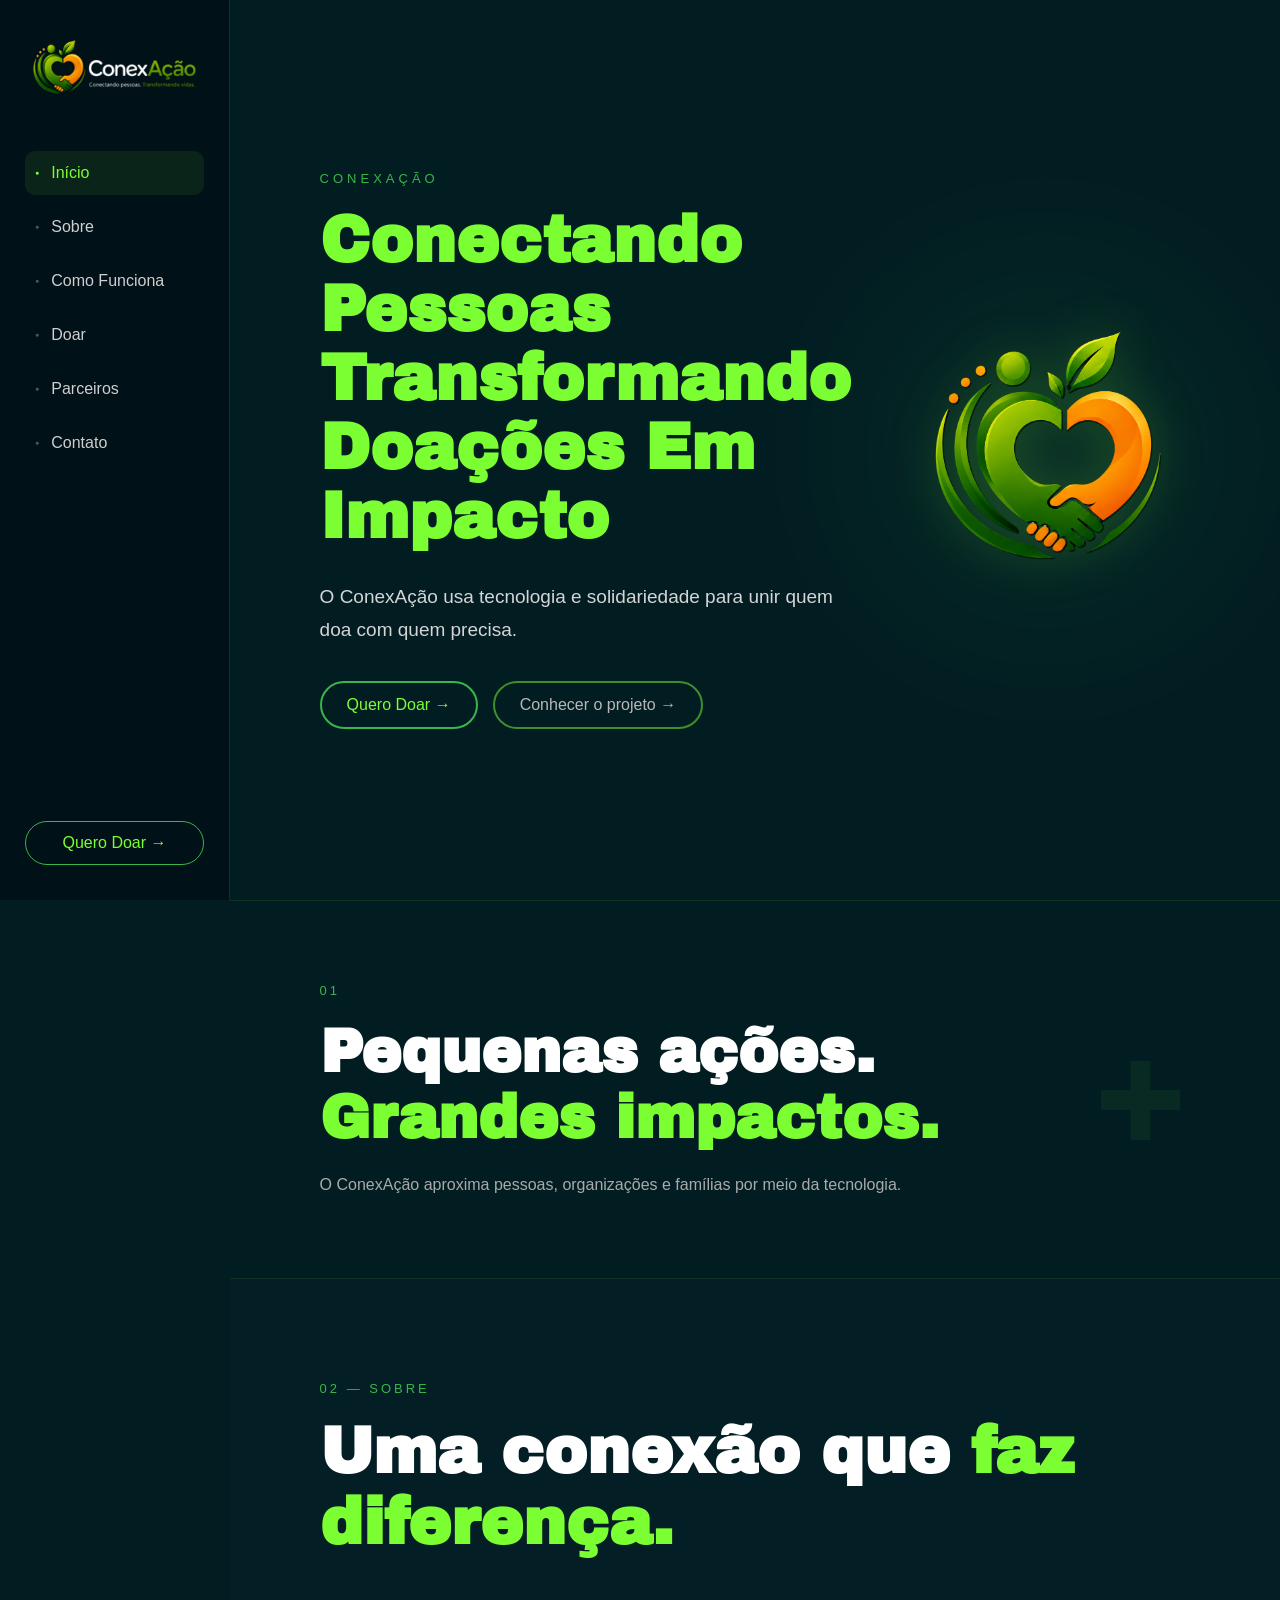
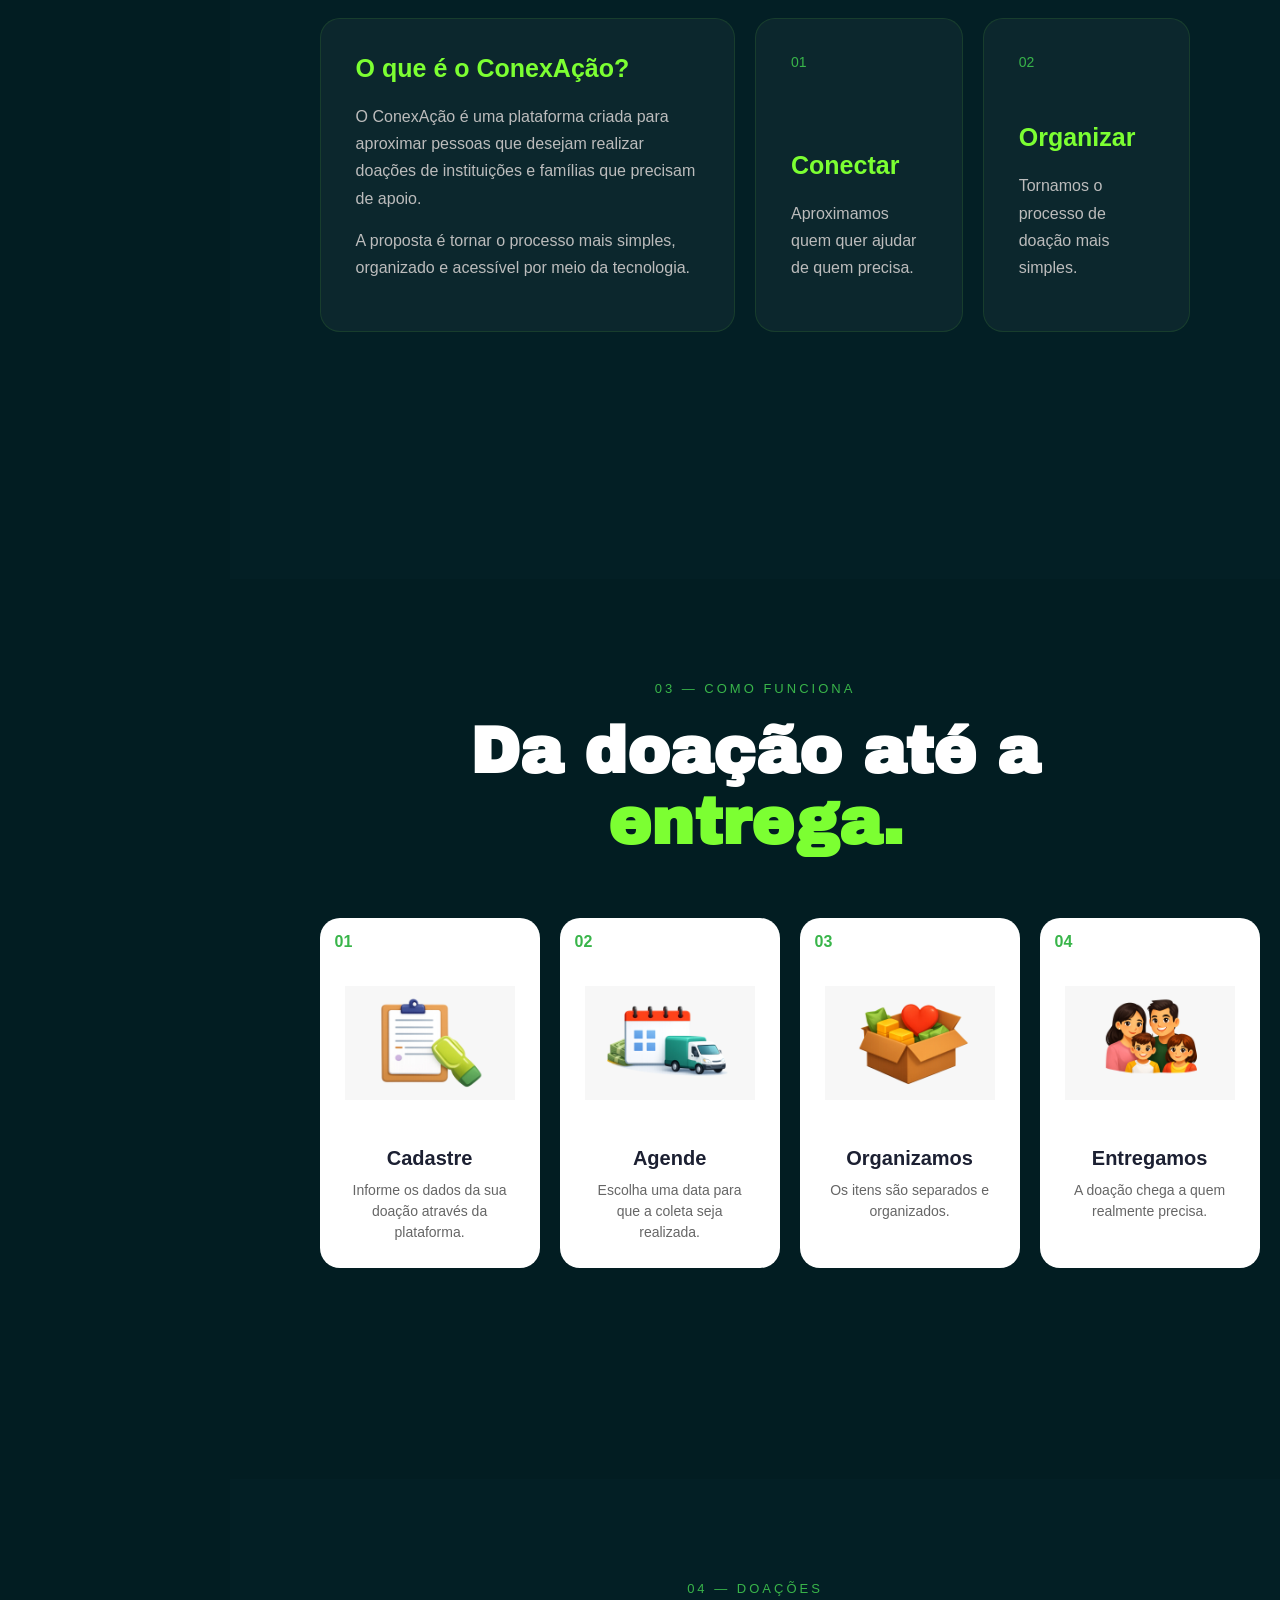
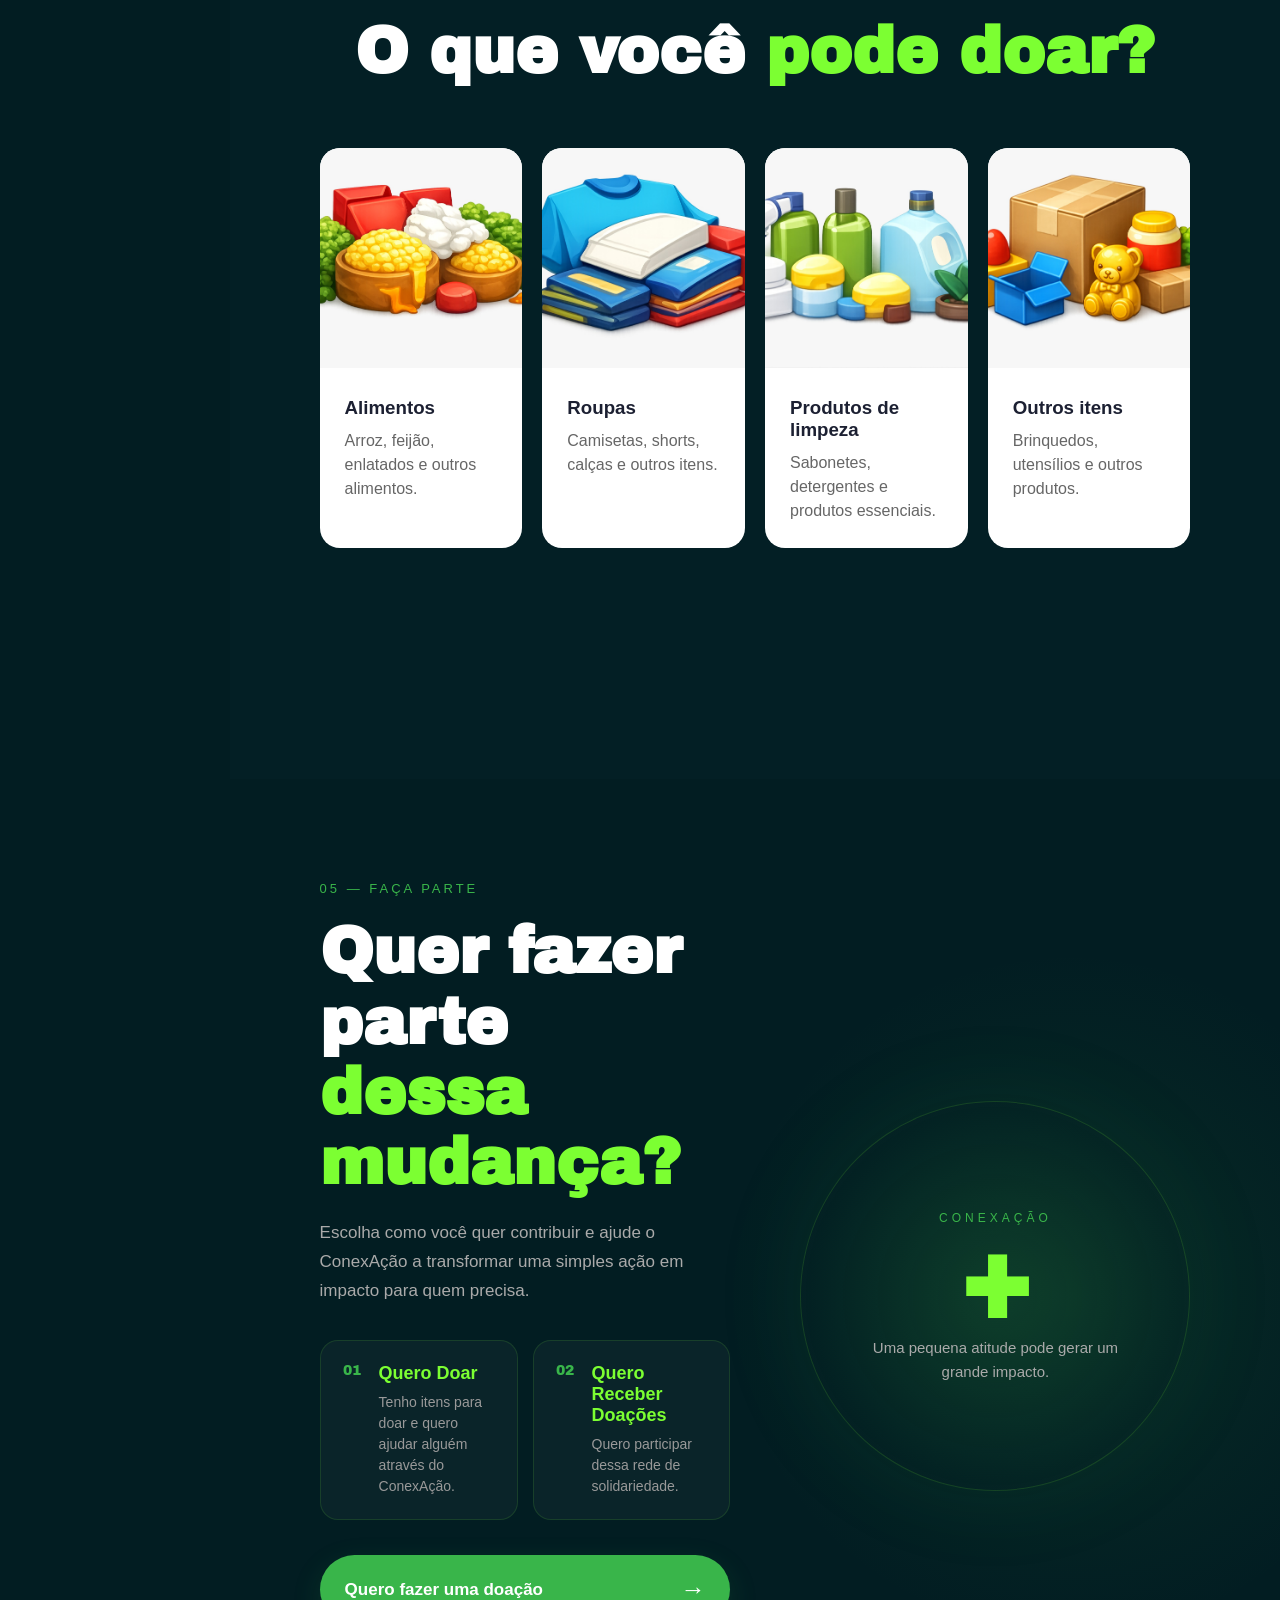
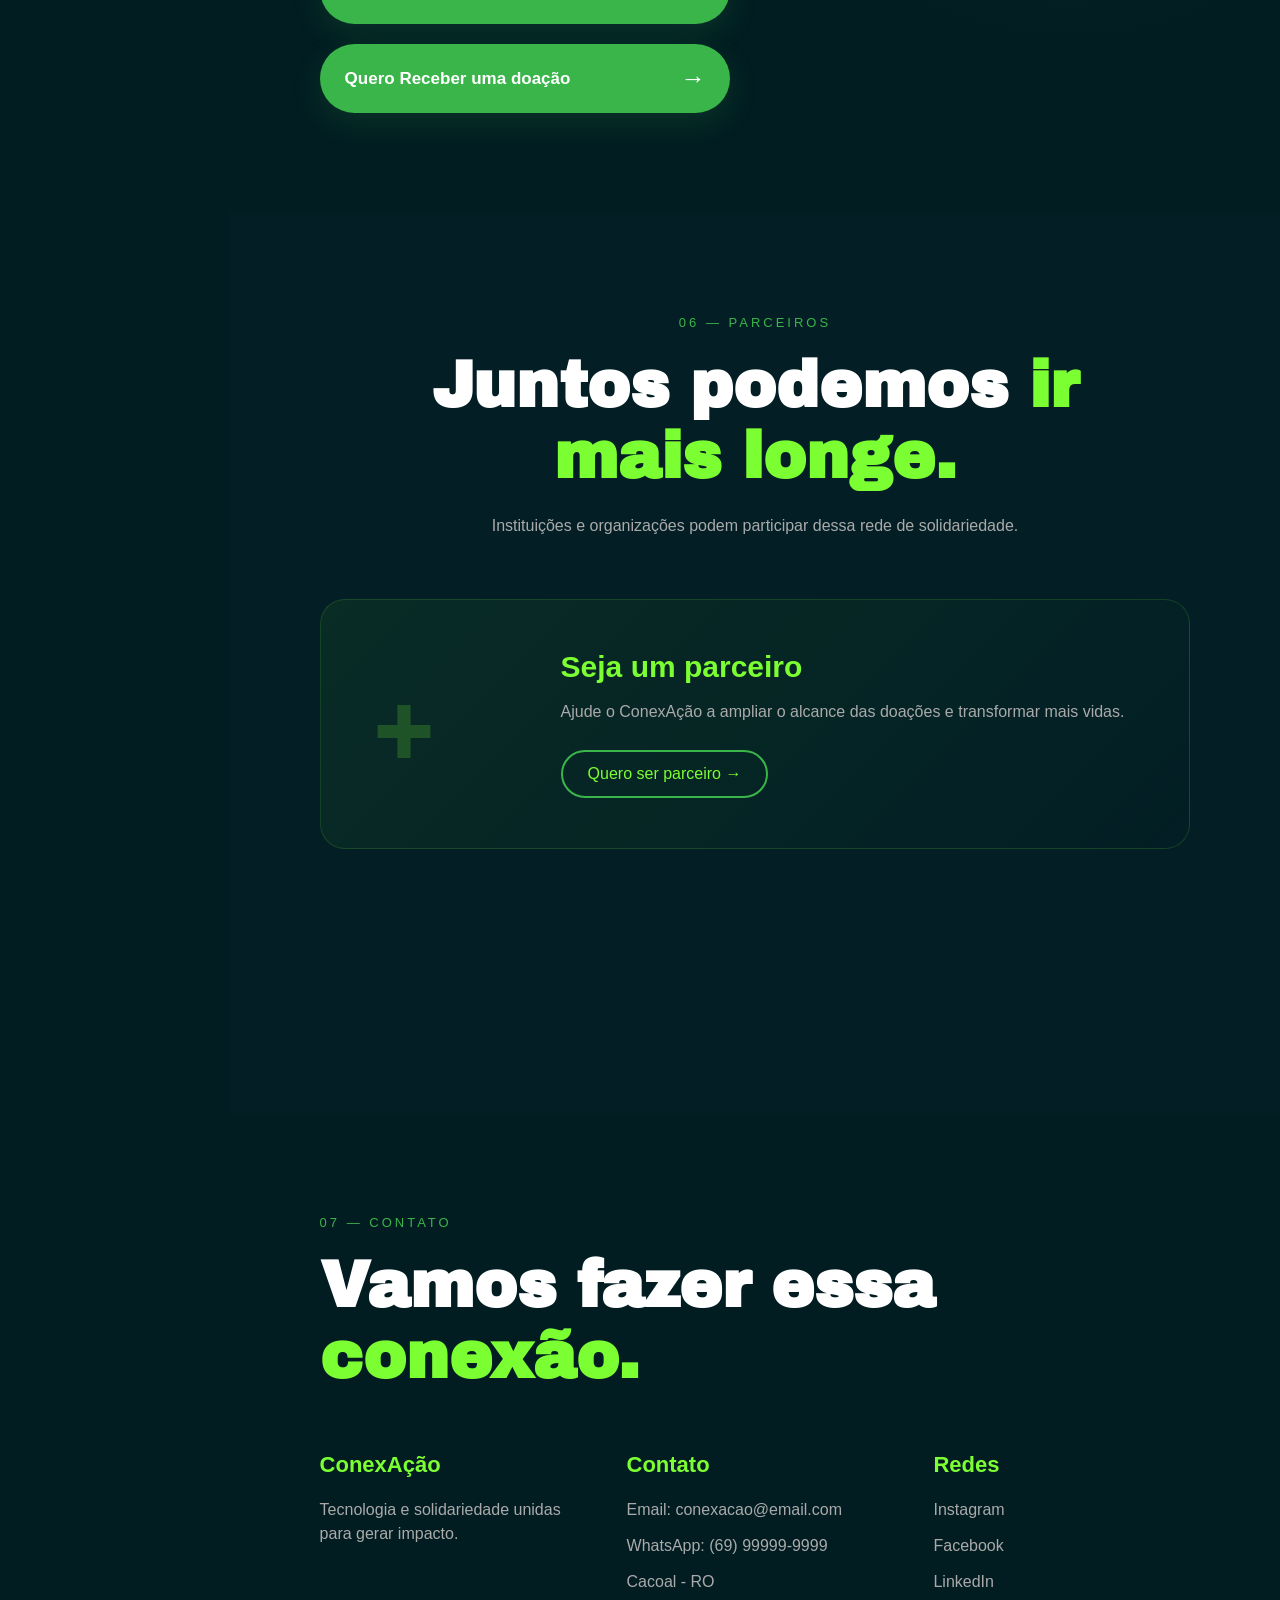
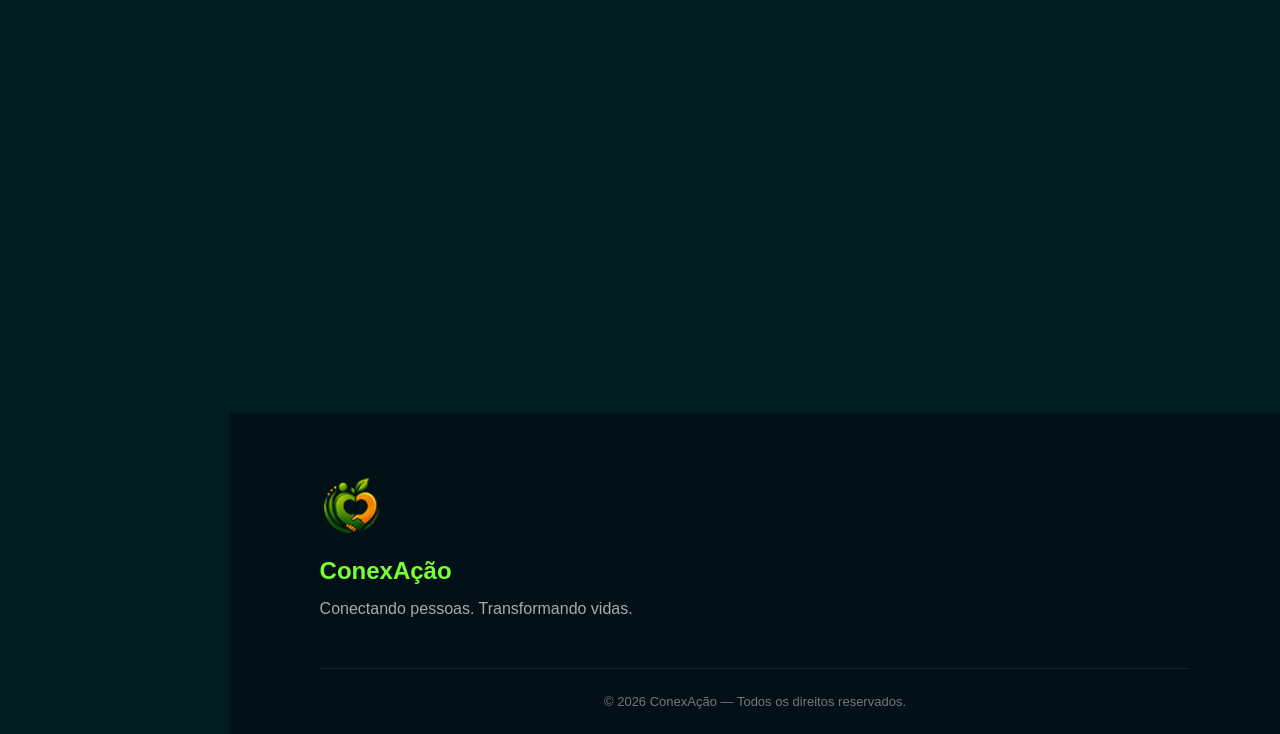
<file: inicial.html>
<!DOCTYPE html>
<html lang="pt-BR">

<head>
    <meta charset="UTF-8">

    <meta name="viewport" content="width=device-width, initial-scale=1.0">

    <title>ConexAção</title>

    <link rel="preconnect" href="https://fonts.googleapis.com">

    <link href="https://fonts.googleapis.com/css2?family=Archivo+Black&display=swap" rel="stylesheet">

    <link rel="stylesheet" href="Style.css">

    <link rel="icon" type="image/jpeg" href="Titulo.png">
</head>

<body>

    <!-- MENU MOBILE -->

    <button class="menu-mobile" id="menuMobile">
        ☰
    </button>


    <!-- MENU LATERAL -->

    <aside class="sidebar" id="sidebar">

        <div class="sidebar-logo">
            <img src="Lg.png" alt="ConexAção">
        </div>

        <nav class="sidebar-menu">

            <a href="#inicio" class="nav-link active">
                <span>●</span>
                Início
            </a>

            <a href="#sobre" class="nav-link">
                <span>●</span>
                Sobre
            </a>

            <a href="#como-funciona" class="nav-link">
                <span>●</span>
                Como Funciona
            </a>

            <a href="#doar" class="nav-link">
                <span>●</span>
                Doar
            </a>

            <a href="#parceiros" class="nav-link">
                <span>●</span>
                Parceiros
            </a>

            <a href="#contato" class="nav-link">
                <span>●</span>
                Contato
            </a>

        </nav>

        <a href="#doar" class="sidebar-button">
            Quero Doar →
        </a>

    </aside>


    <!-- CONTEÚDO PRINCIPAL -->

    <main class="main-content">


        <!-- ================= INÍCIO ================= -->

        <section id="inicio" class="section hero">

            <div class="hero-text">

                <p class="small-title">
                    CONEXAÇÃO
                </p>

                <h1>
                    Conectando Pessoas
                    <span>Transformando</span>
                    Doações Em
                    Impacto
                </h1>

                <p class="hero-description">
                    O ConexAção usa tecnologia e solidariedade
                    para unir quem doa com quem precisa.
                </p>

                <div class="buttons">

                    <a href="#doar" class="primary">
                        Quero Doar →
                    </a>

                    <a href="#sobre" class="secondary">
                        Conhecer o projeto →
                    </a>

                </div>

            </div>


            <div class="hero-image">

                <div class="image-glow"></div>

                <img src="Mascote.png" alt="Mascote ConexAção">

            </div>

        </section>



        <!-- ================= FRASE ================= -->

        <section class="impact-section">

            <div class="impact-text">

                <span>01</span>

                <h2>
                    Pequenas ações.
                    <strong>Grandes impactos.</strong>
                </h2>

                <p>
                    O ConexAção aproxima pessoas, organizações
                    e famílias por meio da tecnologia.
                </p>

            </div>

            <div class="impact-number">
                +
            </div>

        </section>



        <!-- ================= SOBRE ================= -->

        <section id="sobre" class="section sobre">

            <div class="section-title">

                <span>02 — SOBRE</span>

                <h2>
                    Uma conexão que
                    <strong>faz diferença.</strong>
                </h2>

            </div>


            <div class="sobre-content">

                <div class="sobre-card">

                    <h3>
                        O que é o ConexAção?
                    </h3>

                    <p>
                        O ConexAção é uma plataforma criada para
                        aproximar pessoas que desejam realizar
                        doações de instituições e famílias que
                        precisam de apoio.
                    </p>

                    <p>
                        A proposta é tornar o processo mais simples,
                        organizado e acessível por meio da tecnologia.
                    </p>

                </div>


                <div class="sobre-card destaque">

                    <span class="card-number">
                        01
                    </span>

                    <h3>
                        Conectar
                    </h3>

                    <p>
                        Aproximamos quem quer ajudar de quem precisa.
                    </p>

                </div>


                <div class="sobre-card destaque">

                    <span class="card-number">
                        02
                    </span>

                    <h3>
                        Organizar
                    </h3>

                    <p>
                        Tornamos o processo de doação mais simples.
                    </p>

                </div>

            </div>

        </section>



        <!-- ================= COMO FUNCIONA ================= -->

        <section id="como-funciona" class="section funcionamento">

            <div class="section-title center">

                <span>03 — COMO FUNCIONA</span>

                <h2>
                    Da doação até a
                    <strong>entrega.</strong>
                </h2>

            </div>


            <div class="steps">

                <div class="step">

                    <div class="step-number">
                        01
                    </div>

                    <img src="Caderneta.jpeg" alt="Cadastrar doação">

                    <h3>
                        Cadastre
                    </h3>

                    <p>
                        Informe os dados da sua doação
                        através da plataforma.
                    </p>

                </div>


                <div class="step">

                    <div class="step-number">
                        02
                    </div>

                    <img src="Transporte.jpeg" alt="Agendar coleta">

                    <h3>
                        Agende
                    </h3>

                    <p>
                        Escolha uma data para que a
                        coleta seja realizada.
                    </p>

                </div>


                <div class="step">

                    <div class="step-number">
                        03
                    </div>

                    <img src="Caixa.jpeg" alt="Triagem">

                    <h3>
                        Organizamos
                    </h3>

                    <p>
                        Os itens são separados e
                        organizados.
                    </p>

                </div>


                <div class="step">

                    <div class="step-number">
                        04
                    </div>

                    <img src="Familia.jpeg" alt="Entrega">

                    <h3>
                        Entregamos
                    </h3>

                    <p>
                        A doação chega a quem
                        realmente precisa.
                    </p>

                </div>

            </div>

        </section>



        <!-- ================= O QUE DOAR ================= -->

        <section class="section doacoes">

            <div class="section-title center">

                <span>04 — DOAÇÕES</span>

                <h2>
                    O que você
                    <strong>pode doar?</strong>
                </h2>

            </div>


            <div class="donation-grid">

                <div class="donation-card">

                    <img src="4.jpeg" alt="Alimentos">

                    <div>

                        <h3>
                            Alimentos
                        </h3>

                        <p>
                            Arroz, feijão, enlatados
                            e outros alimentos.
                        </p>

                    </div>

                </div>


                <div class="donation-card">

                    <img src="3.jpeg" alt="Roupas">

                    <div>

                        <h3>
                            Roupas
                        </h3>

                        <p>
                            Camisetas, shorts,
                            calças e outros itens.
                        </p>

                    </div>

                </div>


                <div class="donation-card">

                    <img src="2.jpeg" alt="Produtos de limpeza">

                    <div>

                        <h3>
                            Produtos de limpeza
                        </h3>

                        <p>
                            Sabonetes, detergentes
                            e produtos essenciais.
                        </p>

                    </div>

                </div>


                <div class="donation-card">

                    <img src="1.jpeg" alt="Outros itens">

                    <div>

                        <h3>
                            Outros itens
                        </h3>

                        <p>
                            Brinquedos, utensílios
                            e outros produtos.
                        </p>

                    </div>

                </div>

            </div>

        </section>



        <!-- ================= DOAR ================= -->

        <section id="doar" class="section doar">

            <div class="doar-content">

                <span class="doar-number">
                    05 — FAÇA PARTE
                </span>

                <h2>
                    Quer fazer parte
                    <strong>dessa mudança?</strong>
                </h2>

                <p>
                    Escolha como você quer contribuir e ajude o
                    ConexAção a transformar uma simples ação
                    em impacto para quem precisa.
                </p>


                <div class="doar-options">

                    <div class="doar-option">

                        <span>01</span>

                        <div>

                            <h3>
                                Quero Doar
                            </h3>

                            <p>
                                Tenho itens para doar e quero
                                ajudar alguém através do ConexAção.
                            </p>

                        </div>

                    </div>


                    <div class="doar-option">

                        <span>02</span>

                        <div>

                            <h3>
                                Quero Receber Doações
                            </h3>

                            <p>
                                Quero participar dessa rede de
                                solidariedade.
                            </p>

                        </div>

                    </div>

                </div>


                <a href="Doar.html" class="doar-action">

                    Quero fazer uma doação

                    <span>→</span>
                </a> 
                
                 <a href="receber.html" class="doar-action">

                    Quero Receber uma doação

                    <span>→</span>

                </a>
                  
            </div>
            
            <div class="doar-visual">

                <div class="visual-circle"></div>

                <div class="visual-content">

                    <span>
                        CONEXAÇÃO
                    </span>

                    <strong>
                        +
                    </strong>

                    <p>
                        Uma pequena atitude
                        pode gerar um grande impacto.
                    </p>

                </div>

            </div>

        </section>



        <!-- ================= PARCEIROS ================= -->

        <section id="parceiros" class="section parceiros">

            <div class="section-title center">

                <span>06 — PARCEIROS</span>

                <h2>
                    Juntos podemos
                    <strong>ir mais longe.</strong>
                </h2>

                <p>
                    Instituições e organizações podem participar
                    dessa rede de solidariedade.
                </p>

            </div>


            <div class="partner-box">

                <div>

                    <span class="partner-number">
                        +
                    </span>

                </div>

                <div>

                    <h3>
                        Seja um parceiro
                    </h3>

                    <p>
                        Ajude o ConexAção a ampliar o alcance
                        das doações e transformar mais vidas.
                    </p>

                    <a href="#contato" class="primary">
                        Quero ser parceiro →
                    </a>

                </div>

            </div>

        </section>



        <!-- ================= CONTATO ================= -->

        <section id="contato" class="section contato">

            <div class="section-title">

                <span>07 — CONTATO</span>

                <h2>
                    Vamos fazer essa
                    <strong>conexão.</strong>
                </h2>

            </div>


            <div class="contact-grid">

                <div>

                    <h3>
                        ConexAção
                    </h3>

                    <p>
                        Tecnologia e solidariedade
                        unidas para gerar impacto.
                    </p>

                </div>


                <div>

                    <h3>
                        Contato
                    </h3>

                    <p>
                        Email: conexacao@email.com
                    </p>

                    <p>
                        WhatsApp: (69) 99999-9999
                    </p>

                    <p>
                        Cacoal - RO
                    </p>

                </div>


                <div>

                    <h3>
                        Redes
                    </h3>

                    <a href="#">
                        Instagram
                    </a>

                    <a href="#">
                        Facebook
                    </a>

                    <a href="#">
                        LinkedIn
                    </a>

                </div>

            </div>

        </section>



        <!-- ================= RODAPÉ ================= -->

        <footer class="footer">

            <div class="footer-logo">

                <img src="Titulo.png" alt="ConexAção">

                <h2>
                    ConexAção
                </h2>

                <p>
                    Conectando pessoas. Transformando vidas.
                </p>

            </div>


            <div class="footer-bottom">

                © 2026 ConexAção — Todos os direitos reservados.

            </div>

        </footer>


    </main>


    <script src="script.js"></script>

</body>

</html>
</file>
<file: Style.css>
* {
    margin: 0;
    padding: 0;
    box-sizing: border-box;
}

html {
    scroll-behavior: smooth;
}

body {
    background: #021d22;
    color: white;
    font-family: Arial, sans-serif;
    overflow-x: hidden;
}


/* ================= MENU LATERAL ================= */

.sidebar {
    position: fixed;
    left: 0;
    top: 0;
    width: 230px;
    height: 100vh;
    background: rgba(1, 17, 23, 0.92);
    border-right: 1px solid rgba(124, 255, 50, 0.15);
    padding: 35px 25px;
    display: flex;
    flex-direction: column;
    z-index: 1000;
}

.sidebar-logo {
    display: flex;
    justify-content: center;
    margin-bottom: 50px;
}

.sidebar-logo img {
    width: 165px;
    max-width: 100%;
}

.sidebar-menu {
    display: flex;
    flex-direction: column;
    gap: 10px;
}

.nav-link {
    position: relative;
    display: flex;
    align-items: center;
    gap: 12px;
    padding: 13px 10px;
    color: #cfcfcf;
    text-decoration: none;
    border-radius: 10px;
    transition: 0.3s;
}

.nav-link span {
    font-size: 7px;
    color: #555;
    transition: 0.3s;
}

.nav-link:hover {
    color: #7cff32;
    background: rgba(124, 255, 50, 0.06);
    padding-left: 15px;
}

.nav-link.active {
    color: #7cff32;
    background: rgba(124, 255, 50, 0.08);
}

.nav-link.active span {
    color: #7cff32;
}

.sidebar-button {
    margin-top: auto;
    text-align: center;
    padding: 12px;
    border: 1px solid #39b54a;
    border-radius: 30px;
    color: #7cff32;
    text-decoration: none;
    transition: 0.3s;
}

.sidebar-button:hover {
    background: #39b54a;
    color: white;
    transform: translateY(-3px);
}


/* ================= CONTEÚDO ================= */

.main-content {
    margin-left: 230px;
}


/* ================= SEÇÕES ================= */

.section {
    min-height: 100vh;
    padding: 100px clamp(30px, 7vw, 100px);
    scroll-margin-top: 20px;
}


/* ================= HERO ================= */

.hero {
    min-height: 100vh;
    display: flex;
    align-items: center;
    justify-content: space-between;
    gap: 50px;
    position: relative;
    overflow: hidden;
}

.hero-text {
    flex: 1;
    max-width: 650px;
}

.small-title {
    color: #39b54a;
    letter-spacing: 4px;
    font-size: 13px;
    margin-bottom: 20px;
}

.hero h1 {
    font-family: "Archivo Black", sans-serif;
    font-size: clamp(38px, 5vw, 70px);
    line-height: 1.08;
    color: #7cff32;
}

.hero h1 span {
    color: #7cff32;
}

.hero-description {
    max-width: 600px;
    margin-top: 30px;
    color: #d5d5d5;
    font-size: clamp(15px, 1.5vw, 19px);
    line-height: 1.7;
}

.buttons {
    display: flex;
    gap: 15px;
    margin-top: 35px;
    flex-wrap: wrap;
}

.primary,
.secondary {
    display: inline-block;
    padding: 13px 25px;
    border-radius: 30px;
    text-decoration: none;
    transition: 0.3s;
}

.primary {
    background: transparent;
    border: 2px solid #39b54a;
    color: #7cff32;
}

.secondary {
    border: 2px solid rgba(124, 255, 50, 0.5);
    color: #b8b8b8;
}

.primary:hover,
.secondary:hover {
    transform: translateY(-4px);
    border-color: #7cff32;
    color: white;
}

.hero-image {
    flex: 1;
    display: flex;
    justify-content: center;
    align-items: center;
    position: relative;
}

.hero-image img {
    width: min(90%, 500px);
    position: relative;
    z-index: 2;
    animation: flutuar 4s ease-in-out infinite;
    filter: drop-shadow(0 0 25px rgba(124, 255, 50, 0.2));
}

.image-glow {
    position: absolute;
    width: 350px;
    height: 350px;
    background: #39b54a;
    opacity: 0.08;
    border-radius: 50%;
    filter: blur(80px);
}


/* ================= IMPACTO ================= */

.impact-section {
    min-height: 40vh;
    padding: 80px clamp(30px, 7vw, 100px);
    display: flex;
    align-items: center;
    justify-content: space-between;
    border-top: 1px solid rgba(124, 255, 50, 0.1);
    border-bottom: 1px solid rgba(124, 255, 50, 0.1);
}

.impact-text span,
.section-title span {
    color: #39b54a;
    font-size: 13px;
    letter-spacing: 3px;
}

.impact-text h2 {
    font-family: "Archivo Black", sans-serif;
    font-size: clamp(30px, 5vw, 60px);
    max-width: 800px;
    margin-top: 20px;
}

.impact-text strong {
    color: #7cff32;
}

.impact-text p {
    margin-top: 20px;
    color: #aaa;
    max-width: 600px;
    line-height: 1.7;
}

.impact-number {
    font-size: 150px;
    color: rgba(124, 255, 50, 0.06);
    font-family: "Archivo Black", sans-serif;
}


/* ================= TÍTULOS ================= */

.section-title {
    max-width: 800px;
    margin-bottom: 60px;
}

.section-title.center {
    text-align: center;
    margin-left: auto;
    margin-right: auto;
}

.section-title h2 {
    font-family: "Archivo Black", sans-serif;
    font-size: clamp(35px, 5vw, 65px);
    line-height: 1.1;
    margin-top: 20px;
}

.section-title strong {
    color: #7cff32;
}


/* ================= SOBRE ================= */

.sobre {
    background: #031f25;
}

.sobre-content {
    display: grid;
    grid-template-columns: 2fr 1fr 1fr;
    gap: 20px;
}

.sobre-card {
    background: rgba(255, 255, 255, 0.04);
    border: 1px solid rgba(124, 255, 50, 0.1);
    border-radius: 20px;
    padding: 35px;
    min-height: 260px;
    transition: 0.3s;
}

.sobre-card:hover {
    transform: translateY(-8px);
    border-color: rgba(124, 255, 50, 0.4);
}

.sobre-card h3 {
    color: #7cff32;
    font-size: 25px;
    margin-bottom: 20px;
}

.sobre-card p {
    color: #bcbcbc;
    line-height: 1.7;
    margin-bottom: 15px;
}

.sobre-card.destaque {
    display: flex;
    flex-direction: column;
    justify-content: flex-end;
}

.card-number {
    color: #39b54a;
    margin-bottom: auto;
    font-size: 14px;
}


/* ================= FUNCIONAMENTO ================= */

.funcionamento {
    background: #021d22;
}

.steps {
    display: grid;
    grid-template-columns: repeat(4, 1fr);
    gap: 20px;
}

.step {
    position: relative;
    padding: 25px;
    background: #fff;
    color: #1c2032;
    border-radius: 20px;
    text-align: center;
    transition: 0.3s;
}

.step:hover {
    transform: translateY(-8px);
    box-shadow: 0 15px 40px rgba(0, 0, 0, 0.3);
}

.step-number {
    position: absolute;
    top: 15px;
    left: 15px;
    color: #39b54a;
    font-weight: bold;
}

.step img {
    width: 170px;
    height: 170px;
    object-fit: contain;
    margin-top: 15px;
}

.step h3 {
    font-size: 20px;
    margin: 15px 0 10px;
}

.step p {
    color: #666;
    line-height: 1.5;
    font-size: 14px;
}


/* ================= DOAÇÕES ================= */

.doacoes {
    background: #031f25;
}

.donation-grid {
    display: grid;
    grid-template-columns: repeat(4, 1fr);
    gap: 20px;
}

.donation-card {
    background: #fff;
    color: #1c2032;
    border-radius: 20px;
    overflow: hidden;
    transition: 0.3s;
}

.donation-card:hover {
    transform: translateY(-8px);
}

.donation-card img {
    width: 100%;
    height: 220px;
    object-fit: cover;
}

.donation-card div {
    padding: 25px;
}

.donation-card h3 {
    margin-bottom: 10px;
}

.donation-card p {
    color: #666;
    line-height: 1.5;
}


/* ================= DOAR ================= */

.doar {
    min-height: 100vh;

    display: grid;

    grid-template-columns: 1.2fr 0.8fr;

    gap: 70px;

    align-items: center;

    background:
        radial-gradient(
            circle at 80% 50%,
            rgba(57, 181, 74, 0.10),
            transparent 35%
        );

    position: relative;

    overflow: hidden;
}

.doar-content {
    max-width: 750px;
}

.doar-number {
    color: #39b54a;
    letter-spacing: 3px;
    font-size: 13px;
}

.doar-content h2 {
    font-family: "Archivo Black", sans-serif;
    font-size: clamp(40px, 5vw, 70px);
    line-height: 1.1;
    margin: 20px 0;
}

.doar-content h2 strong {
    color: #7cff32;
    display: block;
}

.doar-content > p {
    color: #aaa;
    max-width: 600px;
    line-height: 1.7;
    font-size: 17px;
    margin-bottom: 35px;
}


/* OPÇÕES */

.doar-options {
    display: grid;
    grid-template-columns: 1fr 1fr;
    gap: 15px;
    margin-bottom: 35px;
}

.doar-option {
    display: flex;
    gap: 18px;
    padding: 22px;
    border-radius: 18px;
    background: rgba(255, 255, 255, 0.035);
    border: 1px solid rgba(124, 255, 50, 0.12);
    transition: 0.3s;
}

.doar-option:hover {
    transform: translateY(-6px);
    border-color: rgba(124, 255, 50, 0.45);
    background: rgba(124, 255, 50, 0.06);
}

.doar-option > span {
    color: #39b54a;
    font-family: "Archivo Black", sans-serif;
    font-size: 14px;
}

.doar-option h3 {
    color: #7cff32;
    margin-bottom: 8px;
    font-size: 18px;
}

.doar-option p {
    color: #999;
    font-size: 14px;
    line-height: 1.5;
}


/* BOTÃO */

.doar-action {
    display: flex;
    align-items: center;
    justify-content: space-between;
    max-width: 420px;
    padding: 20px 25px;
    border-radius: 50px;
    background: #39b54a;
    color: white;
    text-decoration: none;
    font-size: 17px;
    font-weight: bold;
    transition: 0.3s;
    box-shadow: 0 10px 30px rgba(57, 181, 74, 0.15);
}
.doar-action + .doar-action {
    margin-top: 20px;
}

.doar-action span {
    font-size: 25px;
    transition: 0.3s;
}

.doar-action:hover {
    background: #7cff32;
    color: #011117;
    transform: translateY(-5px);
    box-shadow: 0 15px 40px rgba(124, 255, 50, 0.2);
}

.doar-action:hover span {
    transform: translateX(8px);
}


/* VISUAL */

.doar-visual {
    min-height: 500px;
    display: flex;
    align-items: center;
    justify-content: center;
    position: relative;
}

.visual-circle {
    width: 390px;
    height: 390px;
    border-radius: 50%;
    border: 1px solid rgba(124, 255, 50, 0.15);
    background:
        radial-gradient(
            circle,
            rgba(57, 181, 74, 0.15),
            rgba(57, 181, 74, 0.02) 60%,
            transparent 70%
        );
    box-shadow: 0 0 100px rgba(57, 181, 74, 0.08);
    animation: pulsar 4s ease-in-out infinite;
}

.visual-content {
    position: absolute;
    text-align: center;
    max-width: 250px;
}

.visual-content span {
    color: #39b54a;
    font-size: 12px;
    letter-spacing: 4px;
}

.visual-content strong {
    display: block;
    font-family: "Archivo Black", sans-serif;
    font-size: 110px;
    line-height: 1;
    color: #7cff32;
}

.visual-content p {
    color: #aaa;
    line-height: 1.6;
    font-size: 15px;
}


/* ================= PARCEIROS ================= */

.parceiros {
    background: #031f25;
}

.section-title p {
    color: #aaa;
    margin-top: 20px;
    line-height: 1.7;
}

.partner-box {
    display: grid;
    grid-template-columns: 150px 1fr;
    gap: 40px;
    align-items: center;
    padding: 50px;
    border: 1px solid rgba(124, 255, 50, 0.15);
    border-radius: 25px;
    background:
        linear-gradient(
            135deg,
            rgba(124, 255, 50, 0.06),
            transparent
        );
}

.partner-number {
    font-size: 100px;
    font-family: "Archivo Black", sans-serif;
    color: rgba(124, 255, 50, 0.2);
}

.partner-box h3 {
    font-size: 30px;
    margin-bottom: 15px;
    color: #7cff32;
}

.partner-box p {
    color: #aaa;
    max-width: 600px;
    margin-bottom: 25px;
    line-height: 1.6;
}


/* ================= CONTATO ================= */

.contato {
    background: #021d22;
}

.contact-grid {
    display: grid;
    grid-template-columns: repeat(3, 1fr);
    gap: 50px;
}

.contact-grid h3 {
    color: #7cff32;
    margin-bottom: 20px;
    font-size: 22px;
}

.contact-grid p,
.contact-grid a {
    display: block;
    color: #aaa;
    text-decoration: none;
    margin-bottom: 12px;
    line-height: 1.5;
    transition: 0.3s;
}

.contact-grid a:hover {
    color: #7cff32;
}


/* ================= RODAPÉ ================= */

.footer {
    background: #011117;
    padding: 60px clamp(30px, 7vw, 100px) 0;
}

.footer-logo img {
    width: 65px;
}

.footer-logo h2 {
    color: #7cff32;
    margin: 15px 0;
}

.footer-logo p {
    color: #aaa;
}

.footer-bottom {
    margin-top: 50px;
    padding: 25px 0;
    border-top: 1px solid rgba(255, 255, 255, 0.08);
    text-align: center;
    color: #777;
    font-size: 13px;
}


/* ================= ANIMAÇÕES ================= */

@keyframes flutuar {

    0% {
        transform: translateY(0);
    }

    50% {
        transform: translateY(-15px);
    }

    100% {
        transform: translateY(0);
    }

}

@keyframes pulsar {

    0% {
        transform: scale(1);
    }

    50% {
        transform: scale(1.04);
    }

    100% {
        transform: scale(1);
    }

}


/* ================= MENU MOBILE ================= */

.menu-mobile {
    display: none;
    position: fixed;
    top: 18px;
    right: 18px;
    z-index: 2000;
    width: 45px;
    height: 45px;
    border-radius: 50%;
    border: 1px solid #39b54a;
    background: #011117;
    color: #7cff32;
    font-size: 22px;
    cursor: pointer;
}


/* ================= TABLET ================= */

@media (max-width: 1100px) {

    .sidebar {
        width: 190px;
    }

    .main-content {
        margin-left: 190px;
    }

    .steps {
        grid-template-columns: repeat(2, 1fr);
    }

    .donation-grid {
        grid-template-columns: repeat(2, 1fr);
    }

    .sobre-content {
        grid-template-columns: 1fr 1fr;
    }

}


/* ================= CELULAR ================= */

@media (max-width: 768px) {

    .sidebar {
        transform: translateX(-100%);
        width: 250px;
        transition: 0.3s;
    }

    .sidebar.open {
        transform: translateX(0);
    }

    .menu-mobile {
        display: block;
    }

    .main-content {
        margin-left: 0;
    }

    .section {
        padding: 90px 25px 70px;
    }

    .hero {
        flex-direction: column;
        text-align: center;
        padding-top: 120px;
    }

    .hero-text {
        max-width: 100%;
    }

    .hero h1 {
        font-size: clamp(36px, 11vw, 55px);
    }

    .buttons {
        justify-content: center;
    }

    .hero-image img {
        width: min(80vw, 350px);
    }

    .impact-section {
        flex-direction: column;
        align-items: flex-start;
        gap: 20px;
    }

    .impact-number {
        display: none;
    }

    .sobre-content {
        grid-template-columns: 1fr;
    }

    .steps {
        grid-template-columns: 1fr;
    }

    .donation-grid {
        grid-template-columns: 1fr;
    }

    .doar {
        grid-template-columns: 1fr;
        gap: 40px;
        text-align: center;
    }

    .doar-content {
        max-width: 100%;
    }

    .doar-content > p {
        margin-left: auto;
        margin-right: auto;
    }

    .doar-options {
        grid-template-columns: 1fr;
        text-align: left;
    }

    .doar-action {
        margin-left: auto;
        margin-right: auto;
        width: 100%;
        max-width: 450px;
    }

    .doar-visual {
        min-height: 350px;
    }

    .visual-circle {
        width: 300px;
        height: 300px;
    }

    .form-row {
        grid-template-columns: 1fr;
    }

    .partner-box {
        grid-template-columns: 1fr;
        padding: 30px;
    }

    .partner-number {
        font-size: 70px;
    }

    .contact-grid {
        grid-template-columns: 1fr;
        gap: 35px;
    }

}


/* ================= CELULARES PEQUENOS ================= */

@media (max-width: 450px) {

    .section {
        padding-left: 18px;
        padding-right: 18px;
    }

    .hero h1 {
        font-size: 35px;
    }

    .primary,
    .secondary {
        width: 100%;
        text-align: center;
    }

    .doar-content h2 {
        font-size: 35px;
    }

    .doar-option {
        padding: 18px;
    }

    .doar-action {
        font-size: 15px;
        padding: 18px 20px;
    }

    .visual-circle {
        width: 260px;
        height: 260px;
    }

    .visual-content strong {
        font-size: 80px;
    }

    .donation-form {
        padding: 20px;
    }

    .step img {
        width: 140px;
        height: 140px;
    }

}
</file>
